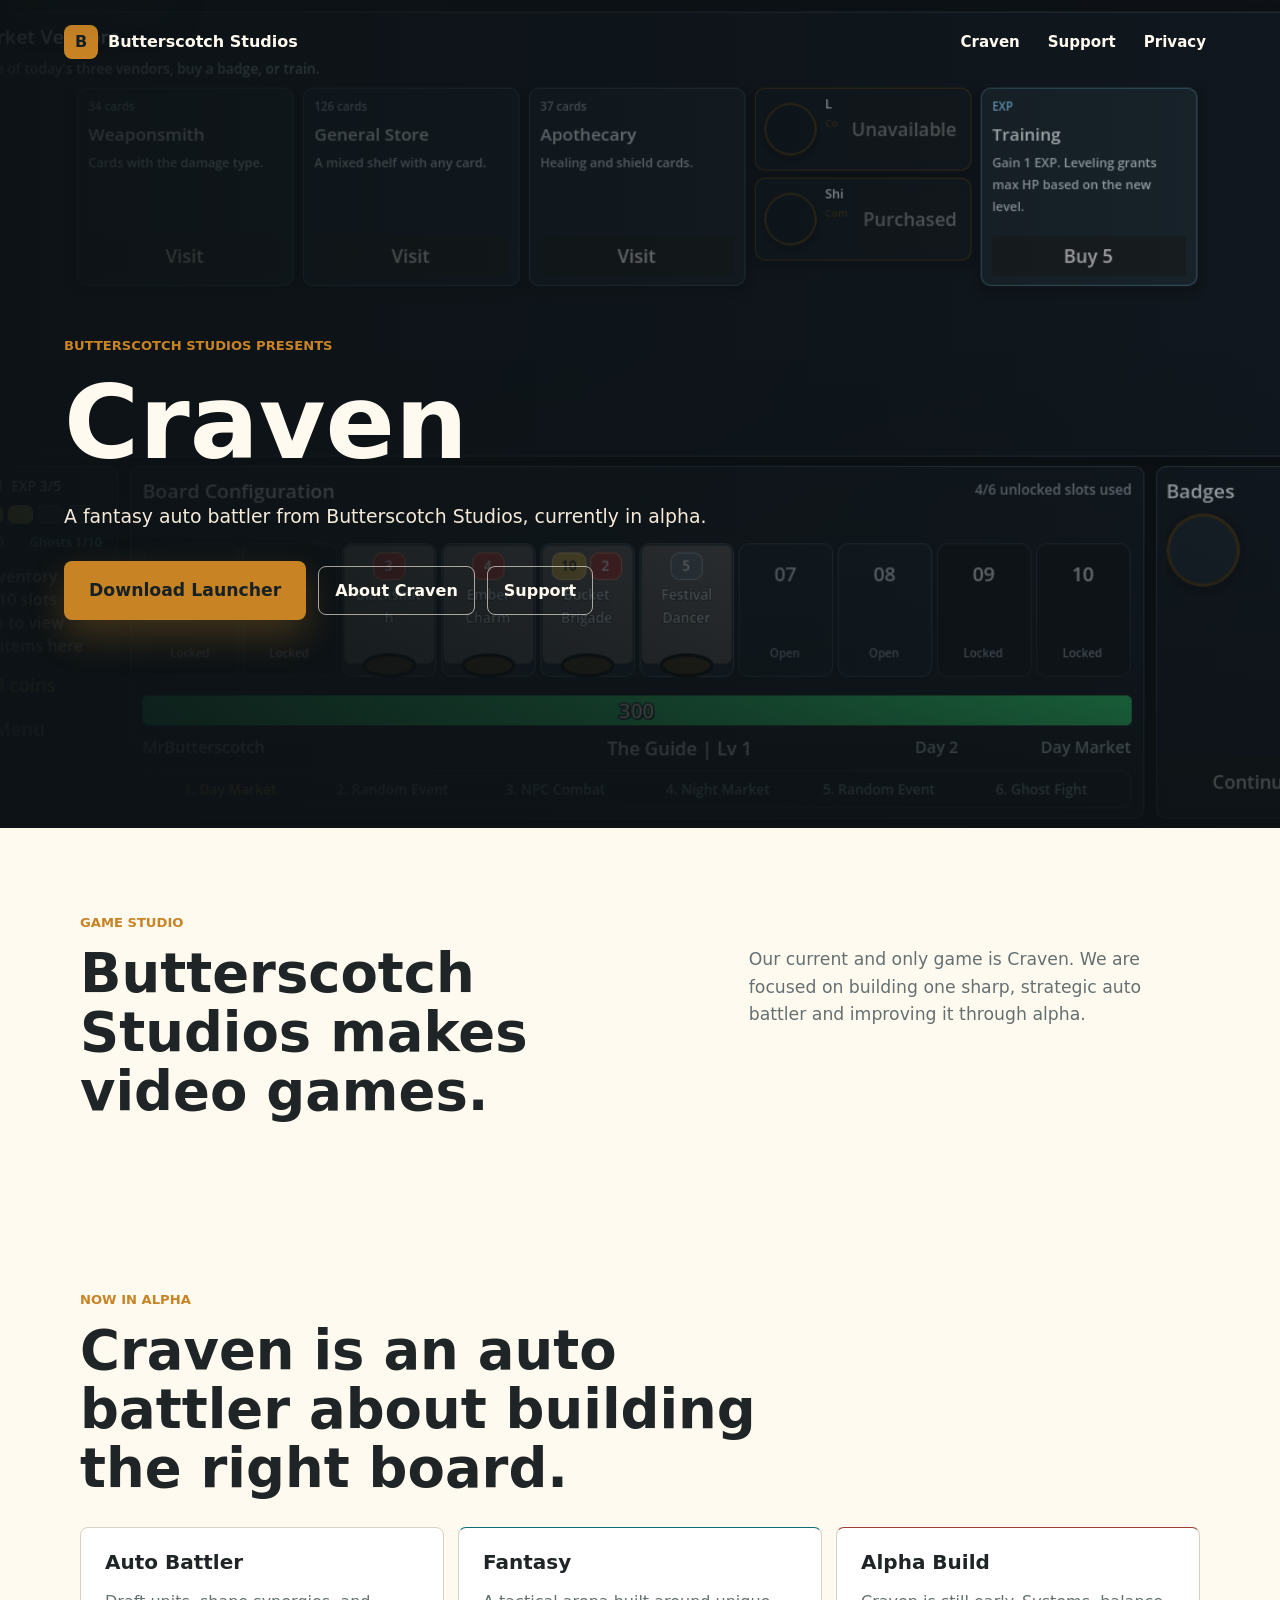
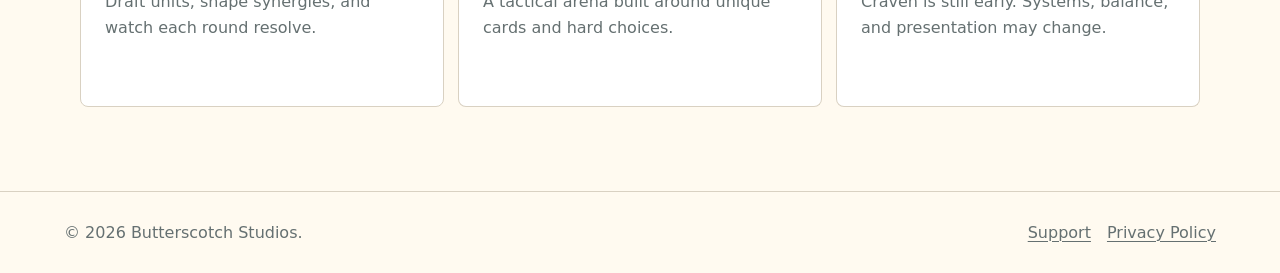
<file: index.html>
<!doctype html>
<html lang="en">
  <head>
    <meta charset="utf-8">
    <meta name="viewport" content="width=device-width, initial-scale=1">
    <title>Butterscotch Studios</title>
    <meta
      name="description"
      content="Butterscotch Studios is a game studio making Craven, a fantasy auto battler currently in alpha."
    >
    <meta property="og:title" content="Butterscotch Studios">
    <meta
      property="og:description"
      content="Butterscotch Studios is making Craven, a fantasy auto battler currently in alpha."
    >
    <meta property="og:type" content="website">
    <meta property="og:url" content="https://butterscotchstudios.org/">
    <link rel="canonical" href="https://butterscotchstudios.org/">
    <link rel="stylesheet" href="styles.css">
  </head>
  <body>
    <a class="skip-link" href="#main">Skip to content</a>

    <header class="site-header" aria-label="Primary navigation">
      <a class="brand" href="index.html" aria-label="Butterscotch Studios home">
        <span class="brand-mark" aria-hidden="true">B</span>
        <span>Butterscotch Studios</span>
      </a>
      <nav class="nav-links" aria-label="Main">
        <a href="#craven">Craven</a>
        <a href="support.html">Support</a>
        <a href="privacy.html">Privacy</a>
      </nav>
    </header>

    <main id="main">
      <section class="hero">
        <picture>
          <img
            class="hero-image"
            src="assets/hero-craven-board.png"
            alt="Craven day market and board configuration gameplay screen"
          >
        </picture>
        <div class="hero-overlay" aria-hidden="true"></div>
        <div class="hero-content">
          <p class="eyebrow">Butterscotch Studios presents</p>
          <h1>Craven</h1>
          <p class="hero-copy">
            A fantasy auto battler from Butterscotch Studios, currently
            in alpha.
          </p>
          <div class="hero-actions">
            <a
              class="button primary download-button"
              href="https://github.com/mrbutterscotch/Craven/releases/download/v0.1.5/CravenLauncher.exe"
            >
              Download Launcher
            </a>
            <a class="button secondary" href="#craven">About Craven</a>
            <a class="button secondary" href="support.html">Support</a>
          </div>
        </div>
      </section>

      <section class="section intro" aria-labelledby="intro-title">
        <div>
          <p class="eyebrow">Game studio</p>
          <h2 id="intro-title">Butterscotch Studios makes video games.</h2>
        </div>
        <p>
          Our current and only game is Craven. We are focused on building one
          sharp, strategic auto battler and improving it through alpha.
        </p>
      </section>

      <section class="section work" id="craven" aria-labelledby="craven-title">
        <div class="section-heading">
          <p class="eyebrow">Now in alpha</p>
          <h2 id="craven-title">Craven is an auto battler about building the right board.</h2>
        </div>
        <div class="feature-grid">
          <article class="feature">
            <h3>Auto Battler</h3>
            <p>Draft units, shape synergies, and watch each round resolve.</p>
          </article>
          <article class="feature">
            <h3>Fantasy</h3>
            <p>A tactical arena built around unique cards and hard choices.</p>
          </article>
          <article class="feature">
            <h3>Alpha Build</h3>
            <p>Craven is still early. Systems, balance, and presentation may change.</p>
          </article>
        </div>
      </section>
    </main>

    <footer class="site-footer">
      <p>&copy; 2026 Butterscotch Studios.</p>
      <div class="footer-links">
        <a href="support.html">Support</a>
        <a href="privacy.html">Privacy Policy</a>
      </div>
    </footer>
  </body>
</html>
</file>
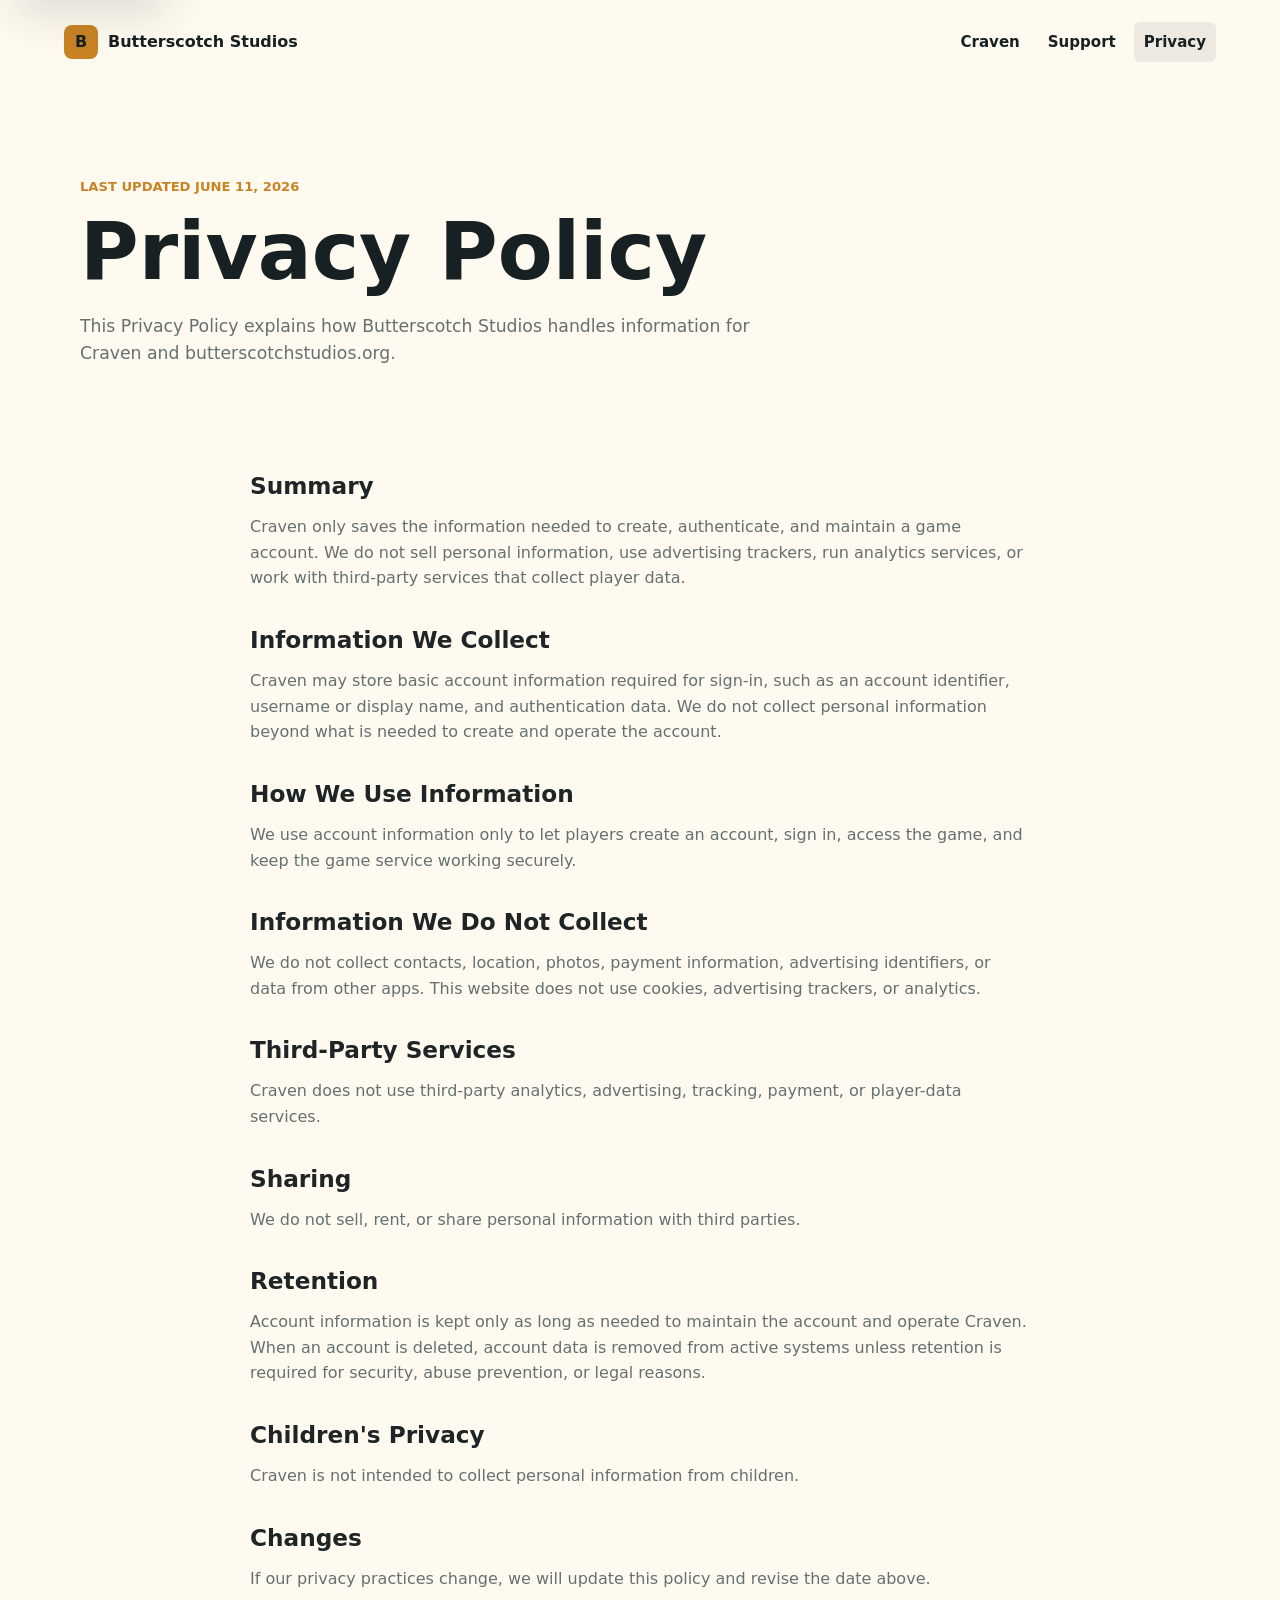
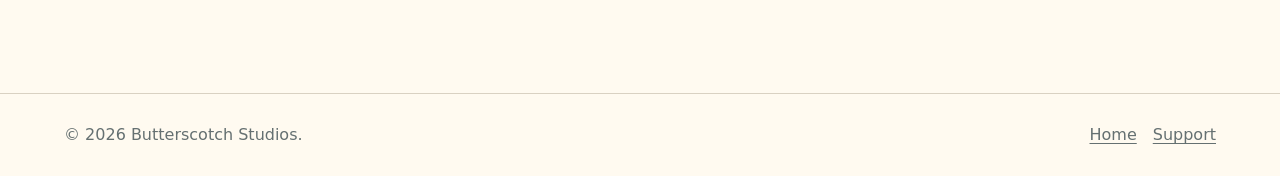
<file: privacy.html>
<!doctype html>
<html lang="en">
  <head>
    <meta charset="utf-8">
    <meta name="viewport" content="width=device-width, initial-scale=1">
    <title>Privacy Policy | Butterscotch Studios</title>
    <meta
      name="description"
      content="Privacy Policy for Butterscotch Studios and Craven."
    >
    <meta property="og:title" content="Privacy Policy | Butterscotch Studios">
    <meta property="og:type" content="website">
    <meta property="og:url" content="https://butterscotchstudios.org/privacy.html">
    <link rel="canonical" href="https://butterscotchstudios.org/privacy.html">
    <link rel="stylesheet" href="styles.css">
  </head>
  <body>
    <a class="skip-link" href="#main">Skip to content</a>

    <header class="site-header light-header" aria-label="Primary navigation">
      <a class="brand" href="index.html" aria-label="Butterscotch Studios home">
        <span class="brand-mark" aria-hidden="true">B</span>
        <span>Butterscotch Studios</span>
      </a>
      <nav class="nav-links" aria-label="Main">
        <a href="index.html#craven">Craven</a>
        <a href="support.html">Support</a>
        <a aria-current="page" href="privacy.html">Privacy</a>
      </nav>
    </header>

    <main id="main" class="policy-page">
      <section class="policy-hero">
        <p class="eyebrow">Last updated June 11, 2026</p>
        <h1>Privacy Policy</h1>
        <p>
          This Privacy Policy explains how Butterscotch Studios handles
          information for Craven and butterscotchstudios.org.
        </p>
      </section>

      <article class="policy-content" aria-label="Privacy Policy">
        <h2>Summary</h2>
        <p>
          Craven only saves the information needed to create, authenticate, and
          maintain a game account. We do not sell personal information, use
          advertising trackers, run analytics services, or work with third-party
          services that collect player data.
        </p>

        <h2>Information We Collect</h2>
        <p>
          Craven may store basic account information required for sign-in, such
          as an account identifier, username or display name, and authentication
          data. We do not collect personal information beyond what is needed to
          create and operate the account.
        </p>

        <h2>How We Use Information</h2>
        <p>
          We use account information only to let players create an account, sign
          in, access the game, and keep the game service working securely.
        </p>

        <h2>Information We Do Not Collect</h2>
        <p>
          We do not collect contacts, location, photos, payment information,
          advertising identifiers, or data from other apps. This website does not
          use cookies, advertising trackers, or analytics.
        </p>

        <h2>Third-Party Services</h2>
        <p>
          Craven does not use third-party analytics, advertising, tracking,
          payment, or player-data services.
        </p>

        <h2>Sharing</h2>
        <p>
          We do not sell, rent, or share personal information with third parties.
        </p>

        <h2>Retention</h2>
        <p>
          Account information is kept only as long as needed to maintain the
          account and operate Craven. When an account is deleted, account data is
          removed from active systems unless retention is required for security,
          abuse prevention, or legal reasons.
        </p>

        <h2>Children's Privacy</h2>
        <p>
          Craven is not intended to collect personal information from children.
        </p>

        <h2>Changes</h2>
        <p>
          If our privacy practices change, we will update this policy and revise
          the date above.
        </p>
      </article>
    </main>

    <footer class="site-footer">
      <p>&copy; 2026 Butterscotch Studios.</p>
      <div class="footer-links">
        <a href="index.html">Home</a>
        <a href="support.html">Support</a>
      </div>
    </footer>
  </body>
</html>
</file>
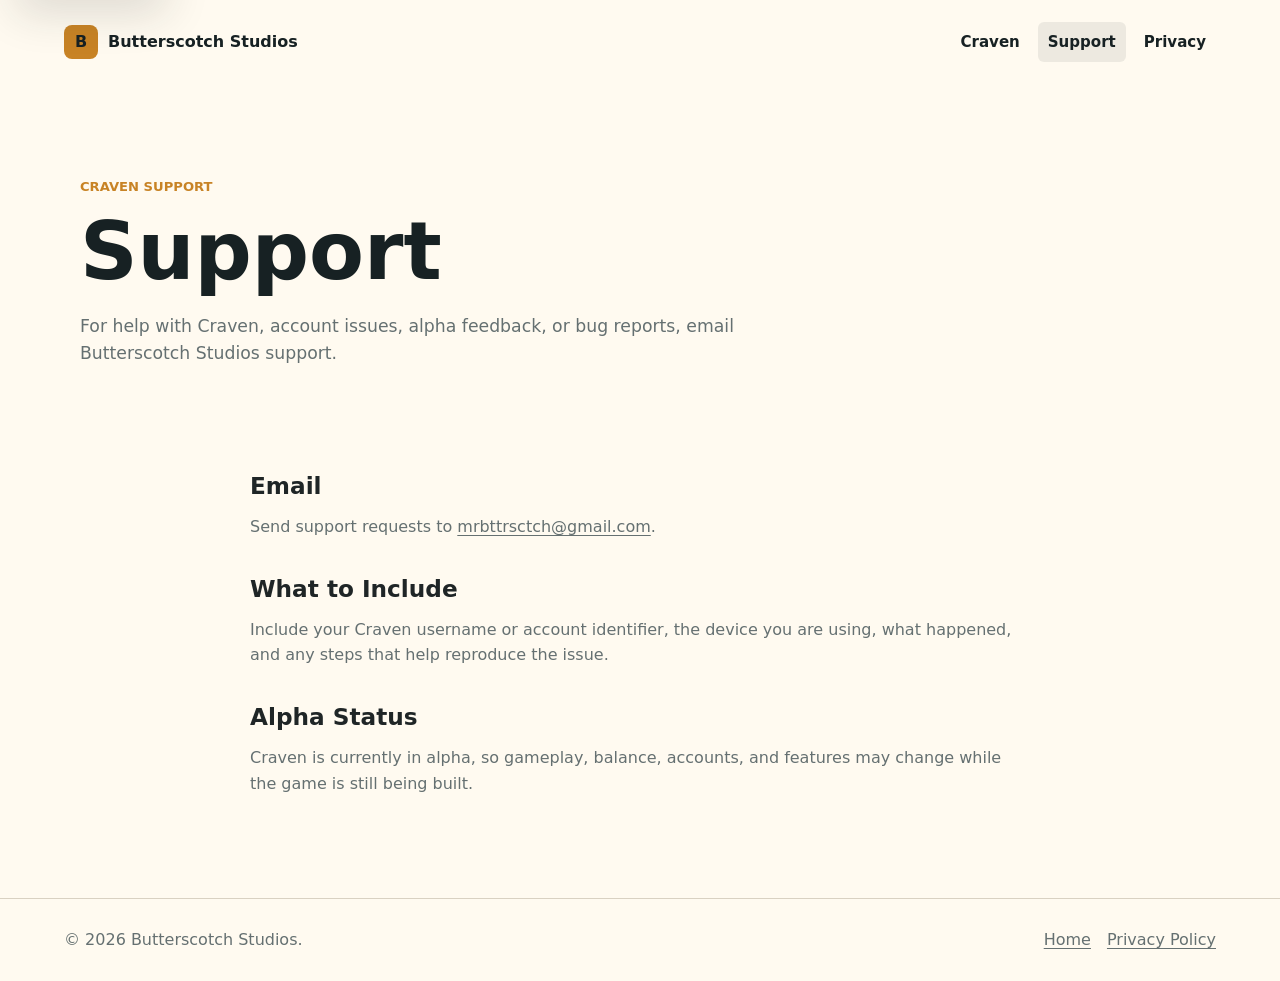
<file: support.html>
<!doctype html>
<html lang="en">
  <head>
    <meta charset="utf-8">
    <meta name="viewport" content="width=device-width, initial-scale=1">
    <title>Support | Butterscotch Studios</title>
    <meta
      name="description"
      content="Support information for Butterscotch Studios and Craven."
    >
    <meta property="og:title" content="Support | Butterscotch Studios">
    <meta property="og:type" content="website">
    <meta property="og:url" content="https://butterscotchstudios.org/support.html">
    <link rel="canonical" href="https://butterscotchstudios.org/support.html">
    <link rel="stylesheet" href="styles.css">
  </head>
  <body>
    <a class="skip-link" href="#main">Skip to content</a>

    <header class="site-header light-header" aria-label="Primary navigation">
      <a class="brand" href="index.html" aria-label="Butterscotch Studios home">
        <span class="brand-mark" aria-hidden="true">B</span>
        <span>Butterscotch Studios</span>
      </a>
      <nav class="nav-links" aria-label="Main">
        <a href="index.html#craven">Craven</a>
        <a aria-current="page" href="support.html">Support</a>
        <a href="privacy.html">Privacy</a>
      </nav>
    </header>

    <main id="main" class="policy-page">
      <section class="policy-hero">
        <p class="eyebrow">Craven support</p>
        <h1>Support</h1>
        <p>
          For help with Craven, account issues, alpha feedback, or bug reports,
          email Butterscotch Studios support.
        </p>
      </section>

      <article class="policy-content" aria-label="Support">
        <h2>Email</h2>
        <p>
          Send support requests to
          <a href="mailto:mrbttrsctch@gmail.com">mrbttrsctch@gmail.com</a>.
        </p>

        <h2>What to Include</h2>
        <p>
          Include your Craven username or account identifier, the device you are
          using, what happened, and any steps that help reproduce the issue.
        </p>

        <h2>Alpha Status</h2>
        <p>
          Craven is currently in alpha, so gameplay, balance, accounts, and
          features may change while the game is still being built.
        </p>
      </article>
    </main>

    <footer class="site-footer">
      <p>&copy; 2026 Butterscotch Studios.</p>
      <div class="footer-links">
        <a href="index.html">Home</a>
        <a href="privacy.html">Privacy Policy</a>
      </div>
    </footer>
  </body>
</html>
</file>
<file: styles.css>
:root {
  color-scheme: light;
  --ink: #1f2526;
  --muted: #657071;
  --paper: #fffaf0;
  --surface: #ffffff;
  --line: #d9d1c2;
  --charcoal: #172123;
  --butterscotch: #c88325;
  --butterscotch-dark: #8c5418;
  --teal: #0d6f73;
  --rose: #9e3d35;
  --shadow: 0 18px 45px rgba(31, 37, 38, 0.16);
  font-family:
    Inter, ui-sans-serif, system-ui, -apple-system, BlinkMacSystemFont, "Segoe UI",
    sans-serif;
}

* {
  box-sizing: border-box;
}

html {
  scroll-behavior: smooth;
}

body {
  margin: 0;
  min-width: 320px;
  background: var(--paper);
  color: var(--ink);
  line-height: 1.6;
}

img {
  display: block;
  max-width: 100%;
}

a {
  color: inherit;
  text-decoration-thickness: 0.08em;
  text-underline-offset: 0.18em;
}

a:hover {
  color: var(--butterscotch-dark);
}

.skip-link {
  position: absolute;
  left: 16px;
  top: 16px;
  z-index: 10;
  transform: translateY(-150%);
  border-radius: 4px;
  background: var(--surface);
  color: var(--ink);
  padding: 10px 14px;
  box-shadow: var(--shadow);
}

.skip-link:focus {
  transform: translateY(0);
}

.site-header {
  position: absolute;
  inset: 0 0 auto;
  z-index: 5;
  display: flex;
  align-items: center;
  justify-content: space-between;
  gap: 24px;
  padding: 22px clamp(18px, 5vw, 64px);
  color: #fffaf0;
}

.brand,
.nav-links {
  display: flex;
  align-items: center;
}

.brand {
  gap: 10px;
  font-weight: 800;
  text-decoration: none;
}

.brand-mark {
  display: grid;
  width: 34px;
  height: 34px;
  place-items: center;
  border-radius: 8px;
  background: var(--butterscotch);
  color: var(--charcoal);
  font-size: 1rem;
}

.nav-links {
  gap: 8px;
  flex-wrap: wrap;
  justify-content: flex-end;
}

.nav-links a {
  border-radius: 6px;
  padding: 8px 10px;
  font-size: 0.94rem;
  font-weight: 700;
  text-decoration: none;
}

.nav-links a:hover,
.nav-links a[aria-current="page"] {
  background: rgba(255, 250, 240, 0.16);
  color: #fffaf0;
}

.site-header.light-header {
  color: var(--charcoal);
}

.site-header.light-header .nav-links a:hover,
.site-header.light-header .nav-links a[aria-current="page"] {
  background: rgba(31, 37, 38, 0.08);
  color: var(--charcoal);
}

.hero {
  position: relative;
  min-height: 92vh;
  display: grid;
  align-items: end;
  overflow: hidden;
  background: var(--charcoal);
}

.hero::after {
  content: "";
  display: block;
  height: 42px;
}

.hero-image,
.hero-overlay {
  position: absolute;
  inset: 0;
  width: 100%;
  height: 100%;
}

.hero-image {
  object-fit: cover;
  object-position: center;
}

.hero-overlay {
  background:
    linear-gradient(90deg, rgba(12, 18, 21, 0.92), rgba(12, 18, 21, 0.58) 48%, rgba(12, 18, 21, 0.12)),
    linear-gradient(0deg, rgba(12, 18, 21, 0.76), rgba(12, 18, 21, 0.08) 58%);
}

.hero-content {
  position: relative;
  width: min(760px, calc(100% - 36px));
  margin: 0 clamp(18px, 5vw, 64px) 58px;
  padding-top: 120px;
  color: #fffaf0;
}

.eyebrow {
  margin: 0 0 12px;
  color: var(--butterscotch);
  font-size: 0.82rem;
  font-weight: 800;
  letter-spacing: 0;
  text-transform: uppercase;
}

h1,
h2,
h3,
p {
  overflow-wrap: anywhere;
}

h1,
h2,
h3 {
  margin: 0;
  line-height: 1.08;
}

h1 {
  max-width: 10ch;
  font-size: clamp(3rem, 8vw, 6.6rem);
}

h2 {
  font-size: clamp(2rem, 5vw, 3.4rem);
}

h3 {
  font-size: 1.25rem;
}

.hero-copy {
  max-width: 650px;
  margin: 22px 0 0;
  color: #f5ead9;
  font-size: 1.18rem;
}

.hero-actions {
  display: flex;
  align-items: center;
  gap: 12px;
  flex-wrap: wrap;
}

.hero-actions {
  margin-top: 30px;
}

.button {
  display: inline-flex;
  min-height: 46px;
  align-items: center;
  justify-content: center;
  border: 1px solid transparent;
  border-radius: 8px;
  padding: 11px 16px;
  font-weight: 800;
  text-decoration: none;
}

.button.primary {
  background: var(--butterscotch);
  color: var(--charcoal);
}

.button.primary:hover {
  background: #dda14c;
  color: var(--charcoal);
}

.button.download-button {
  min-height: 58px;
  padding: 15px 24px;
  font-size: 1.08rem;
  box-shadow: 0 16px 36px rgba(200, 131, 37, 0.28);
}

.button.secondary {
  border-color: rgba(255, 250, 240, 0.62);
  color: #fffaf0;
}

.button.secondary:hover {
  background: rgba(255, 250, 240, 0.12);
  color: #fffaf0;
}

.section,
.policy-hero,
.policy-content {
  width: min(1120px, calc(100% - 36px));
  margin-inline: auto;
}

.section {
  padding: 84px 0;
}

.intro {
  display: grid;
  grid-template-columns: minmax(0, 1fr) minmax(260px, 0.72fr);
  gap: 42px;
  align-items: start;
}

.intro p:last-child {
  margin: 34px 0 0;
  color: var(--muted);
  font-size: 1.08rem;
}

.section-heading {
  max-width: 760px;
  margin-bottom: 28px;
}

.feature-grid {
  display: grid;
  grid-template-columns: repeat(3, minmax(0, 1fr));
  gap: 14px;
}

.feature {
  min-height: 180px;
  border: 1px solid var(--line);
  border-radius: 8px;
  background: var(--surface);
  padding: 24px;
}

.feature:nth-child(2) {
  border-top-color: var(--teal);
}

.feature:nth-child(3) {
  border-top-color: var(--rose);
}

.feature p {
  margin: 16px 0 0;
  color: var(--muted);
}

.site-footer {
  display: flex;
  justify-content: space-between;
  gap: 18px;
  flex-wrap: wrap;
  padding: 28px clamp(18px, 5vw, 64px);
  border-top: 1px solid var(--line);
  color: var(--muted);
}

.site-footer p {
  margin: 0;
}

.footer-links {
  display: flex;
  gap: 16px;
  flex-wrap: wrap;
}

.policy-page {
  padding-top: 112px;
}

.policy-hero {
  padding: 64px 0 24px;
}

.policy-hero h1 {
  max-width: none;
  color: var(--charcoal);
  font-size: clamp(2.8rem, 7vw, 5rem);
}

.policy-hero p:last-child {
  max-width: 720px;
  color: var(--muted);
  font-size: 1.08rem;
}

.policy-content {
  max-width: 780px;
  padding: 28px 0 86px;
}

.policy-content h2 {
  margin-top: 36px;
  font-size: 1.45rem;
}

.policy-content p {
  color: var(--muted);
}

@media (max-width: 780px) {
  .site-header {
    position: absolute;
    align-items: flex-start;
    flex-direction: column;
    gap: 14px;
  }

  .nav-links {
    justify-content: flex-start;
  }

  .hero {
    min-height: 94vh;
  }

  .hero-content {
    margin-bottom: 46px;
    padding-top: 170px;
  }

  h1 {
    font-size: 3.8rem;
  }

  .intro,
  .feature-grid {
    grid-template-columns: 1fr;
  }

  .section {
    padding: 62px 0;
  }

  .feature {
    min-height: auto;
  }

}

@media (max-width: 480px) {
  .brand {
    font-size: 0.98rem;
  }

  .brand-mark {
    width: 30px;
    height: 30px;
  }

  .nav-links a {
    padding-inline: 8px;
  }

  h1 {
    font-size: 3rem;
  }

  .hero-copy {
    max-width: 30ch;
    font-size: 1.02rem;
  }

  .button {
    width: 100%;
  }
}
</file>
